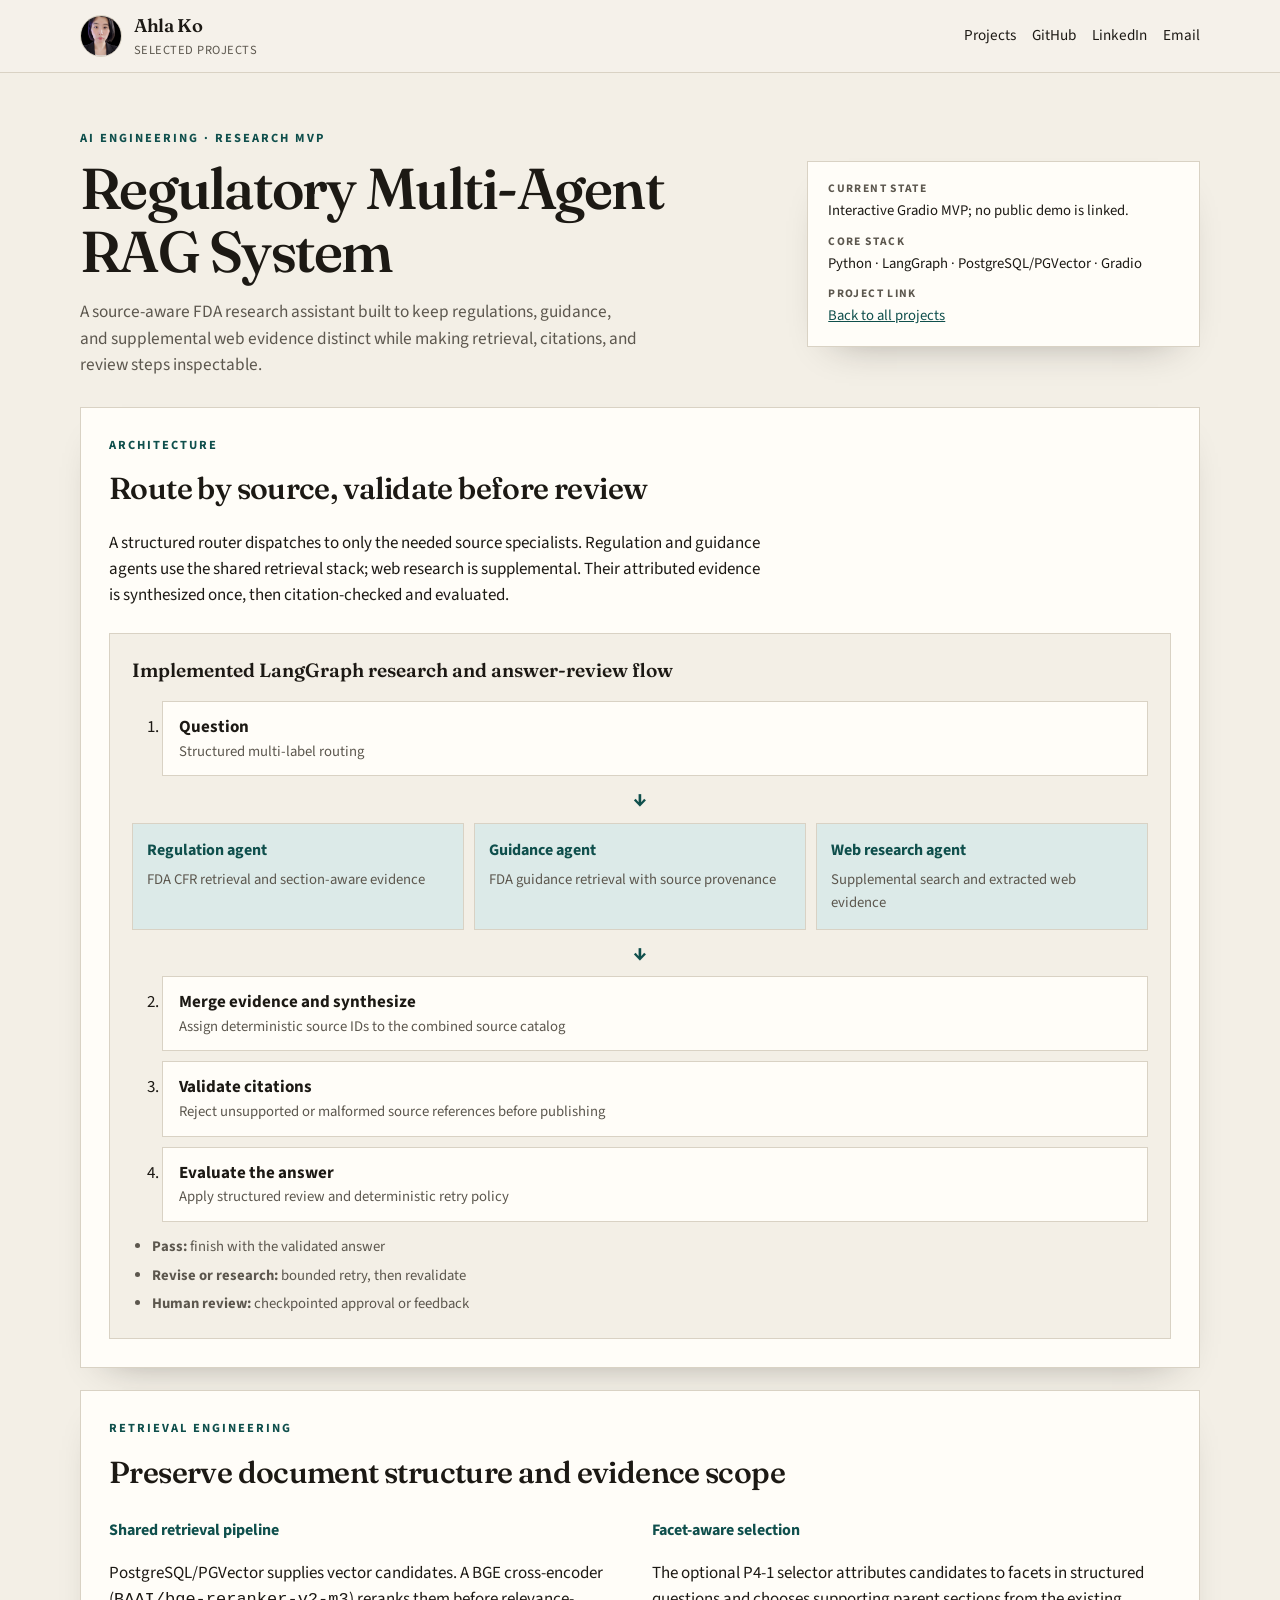
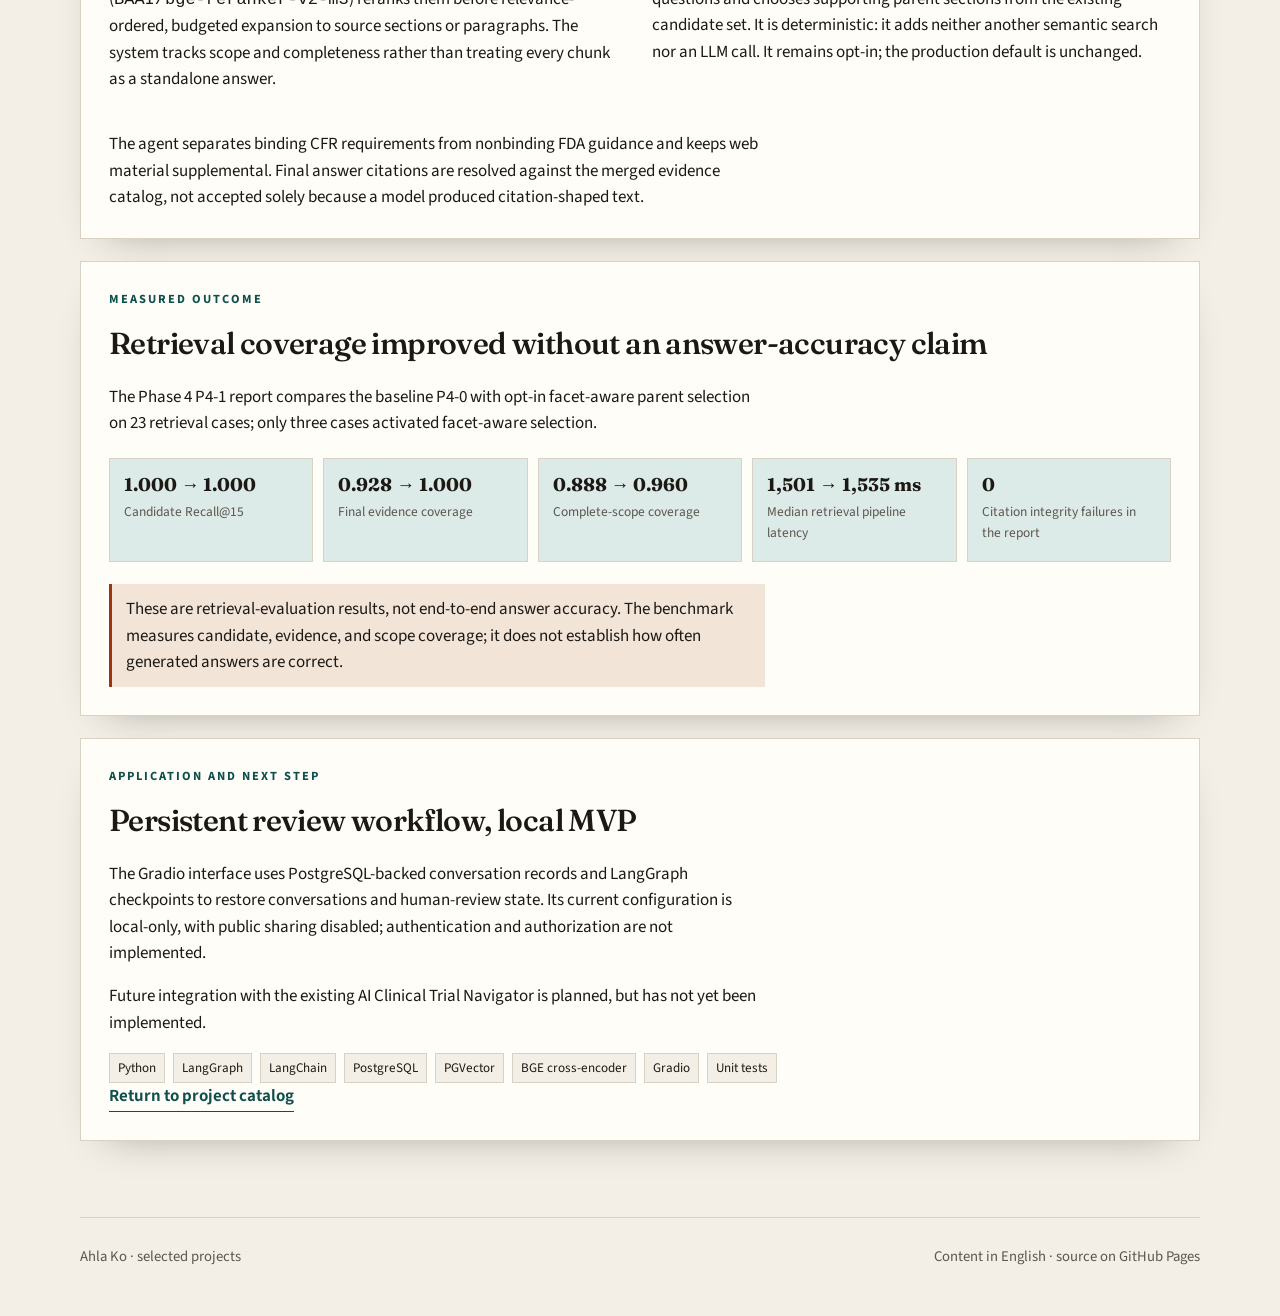
<file: regulatory-multi-agent-rag.html>
<!DOCTYPE html>
<html lang="en">
  <head>
    <meta charset="utf-8" />
    <meta name="viewport" content="width=device-width, initial-scale=1" />
    <title>Regulatory Multi-Agent RAG System — Ahla Ko</title>
    <meta
      name="description"
      content="Engineering overview and retrieval evaluation for a LangGraph-based FDA regulatory research MVP."
    />
    <meta property="og:title" content="Regulatory Multi-Agent RAG System — Ahla Ko" />
    <meta
      property="og:description"
      content="A source-aware FDA research system with specialized agents, citation validation, and measured retrieval evaluation."
    />
    <meta property="og:type" content="website" />
    <link rel="icon" href="favicon.ico" />
    <link rel="preconnect" href="https://fonts.googleapis.com" />
    <link rel="preconnect" href="https://fonts.gstatic.com" crossorigin />
    <link
      href="https://fonts.googleapis.com/css2?family=Fraunces:opsz,wght@9..144,500;9..144,600&family=Source+Sans+3:wght@400;650;700&display=swap"
      rel="stylesheet"
    />
    <link rel="stylesheet" href="assets/css/portfolio.css" />
  </head>
  <body>
    <a class="skip" href="#main-content">Skip to project details</a>
    <header>
      <div class="wrap nav">
        <a class="brand" href="index.html#top">
          <img src="assets/images/mypic.png" alt="Portrait of Ahla Ko" />
          <div>
            <strong>Ahla Ko</strong>
            <span>Selected projects</span>
          </div>
        </a>
        <nav class="nav-links" aria-label="Profile links">
          <a href="index.html#projects">Projects</a>
          <a href="https://github.com/ark0723">GitHub</a>
          <a href="https://www.linkedin.com/in/ahlako">LinkedIn</a>
          <a href="mailto:ark0723@gmail.com">Email</a>
        </nav>
      </div>
    </header>

    <main id="main-content" class="wrap detail-main">
      <section class="hero detail-hero">
        <div>
          <p class="kicker">AI engineering · Research MVP</p>
          <h1>Regulatory Multi-Agent RAG System</h1>
          <p class="lede">
            A source-aware FDA research assistant built to keep regulations,
            guidance, and supplemental web evidence distinct while making
            retrieval, citations, and review steps inspectable.
          </p>
        </div>
        <aside class="hero-meta" aria-label="Project status">
          <p>
            <strong>Current state</strong>
            Interactive Gradio MVP; no public demo is linked.
          </p>
          <p>
            <strong>Core stack</strong>
            Python · LangGraph · PostgreSQL/PGVector · Gradio
          </p>
          <p>
            <strong>Project link</strong>
            <a href="index.html#projects">Back to all projects</a>
          </p>
        </aside>
      </section>

      <div class="detail-sections">
        <section class="detail-section" aria-labelledby="architecture-title">
          <p class="kicker">Architecture</p>
          <h2 id="architecture-title">Route by source, validate before review</h2>
          <p>
            A structured router dispatches to only the needed source specialists.
            Regulation and guidance agents use the shared retrieval stack; web
            research is supplemental. Their attributed evidence is synthesized
            once, then citation-checked and evaluated.
          </p>

          <figure class="architecture" aria-labelledby="architecture-caption">
            <figcaption id="architecture-caption">
              Implemented LangGraph research and answer-review flow
            </figcaption>
            <ol class="architecture-flow">
              <li>
                <strong>Question</strong>
                <span>Structured multi-label routing</span>
              </li>
            </ol>
            <span class="architecture-arrow" aria-hidden="true">↓</span>
            <div class="architecture-branches" aria-label="Selected research agents">
              <article>
                <h3>Regulation agent</h3>
                <p>FDA CFR retrieval and section-aware evidence</p>
              </article>
              <article>
                <h3>Guidance agent</h3>
                <p>FDA guidance retrieval with source provenance</p>
              </article>
              <article>
                <h3>Web research agent</h3>
                <p>Supplemental search and extracted web evidence</p>
              </article>
            </div>
            <span class="architecture-arrow" aria-hidden="true">↓</span>
            <ol class="architecture-flow" start="2">
              <li>
                <strong>Merge evidence and synthesize</strong>
                <span>Assign deterministic source IDs to the combined source catalog</span>
              </li>
              <li>
                <strong>Validate citations</strong>
                <span>Reject unsupported or malformed source references before publishing</span>
              </li>
              <li>
                <strong>Evaluate the answer</strong>
                <span>Apply structured review and deterministic retry policy</span>
              </li>
            </ol>
            <ul class="architecture-outcomes" aria-label="Evaluation outcomes">
              <li><strong>Pass:</strong> finish with the validated answer</li>
              <li><strong>Revise or research:</strong> bounded retry, then revalidate</li>
              <li><strong>Human review:</strong> checkpointed approval or feedback</li>
            </ul>
          </figure>
        </section>

        <section class="detail-section" aria-labelledby="retrieval-title">
          <p class="kicker">Retrieval engineering</p>
          <h2 id="retrieval-title">Preserve document structure and evidence scope</h2>
          <div class="detail-columns">
            <div>
              <h3>Shared retrieval pipeline</h3>
              <p>
                PostgreSQL/PGVector supplies vector candidates. A BGE cross-encoder
                (<code>BAAI/bge-reranker-v2-m3</code>) reranks them before
                relevance-ordered, budgeted expansion to source sections or
                paragraphs. The system tracks scope and completeness rather than
                treating every chunk as a standalone answer.
              </p>
            </div>
            <div>
              <h3>Facet-aware selection</h3>
              <p>
                The optional P4-1 selector attributes candidates to facets in
                structured questions and chooses supporting parent sections from
                the existing candidate set. It is deterministic: it adds neither
                another semantic search nor an LLM call. It remains opt-in; the
                production default is unchanged.
              </p>
            </div>
          </div>
          <p>
            The agent separates binding CFR requirements from nonbinding FDA
            guidance and keeps web material supplemental. Final answer citations
            are resolved against the merged evidence catalog, not accepted solely
            because a model produced citation-shaped text.
          </p>
        </section>

        <section class="detail-section" aria-labelledby="evaluation-title">
          <p class="kicker">Measured outcome</p>
          <h2 id="evaluation-title">Retrieval coverage improved without an answer-accuracy claim</h2>
          <p>
            The Phase 4 P4-1 report compares the baseline P4-0 with opt-in
            facet-aware parent selection on 23 retrieval cases; only three cases
            activated facet-aware selection.
          </p>
          <div class="metric-grid" aria-label="P4-0 to P4-1 retrieval evaluation">
            <div>
              <strong>1.000 → 1.000</strong>
              <span>Candidate Recall@15</span>
            </div>
            <div>
              <strong>0.928 → 1.000</strong>
              <span>Final evidence coverage</span>
            </div>
            <div>
              <strong>0.888 → 0.960</strong>
              <span>Complete-scope coverage</span>
            </div>
            <div>
              <strong>1,501 → 1,535 ms</strong>
              <span>Median retrieval pipeline latency</span>
            </div>
            <div>
              <strong>0</strong>
              <span>Citation integrity failures in the report</span>
            </div>
          </div>
          <p class="evaluation-note">
            These are retrieval-evaluation results, not end-to-end answer accuracy.
            The benchmark measures candidate, evidence, and scope coverage; it does
            not establish how often generated answers are correct.
          </p>
        </section>

        <section class="detail-section" aria-labelledby="application-title">
          <p class="kicker">Application and next step</p>
          <h2 id="application-title">Persistent review workflow, local MVP</h2>
          <p>
            The Gradio interface uses PostgreSQL-backed conversation records and
            LangGraph checkpoints to restore conversations and human-review state.
            Its current configuration is local-only, with public sharing disabled;
            authentication and authorization are not implemented.
          </p>
          <p>
            Future integration with the existing AI Clinical Trial Navigator is
            planned, but has not yet been implemented.
          </p>
          <div class="tags" aria-label="Technologies">
            <span>Python</span><span>LangGraph</span><span>LangChain</span>
            <span>PostgreSQL</span><span>PGVector</span><span>BGE cross-encoder</span>
            <span>Gradio</span><span>Unit tests</span>
          </div>
          <div class="links">
            <a href="index.html#projects">Return to project catalog</a>
          </div>
        </section>
      </div>
    </main>

    <footer class="wrap">
      <span>Ahla Ko · selected projects</span>
      <span>Content in English · source on GitHub Pages</span>
    </footer>
  </body>
</html>
</file>
<file: assets/css/portfolio.css>
:root {
  --bg: #f3efe6;
  --bg-2: #ebe4d6;
  --paper: #fffdf8;
  --ink: #1c1914;
  --muted: #5c574e;
  --line: #d9d2c4;
  --accent: #0f4f4c;
  --accent-soft: #dceae8;
  --warn: #9a3412;
  --shadow: 0 18px 40px -28px rgba(28, 25, 20, 0.45);
  --max: 1120px;
  --sans: "Source Sans 3", "Segoe UI", sans-serif;
  --serif: "Fraunces", "Iowan Old Style", Georgia, serif;
}

*,
*::before,
*::after {
  box-sizing: border-box;
}

html {
  scroll-behavior: smooth;
}

body {
  margin: 0;
  background:
    radial-gradient(1200px 600px at 0% -10%, #e4efe9 0%, transparent 55%),
    var(--bg);
  color: var(--ink);
  font-family: var(--sans);
  font-size: 17px;
  line-height: 1.55;
}

img {
  max-width: 100%;
  display: block;
}

a {
  color: var(--accent);
}

.skip {
  position: absolute;
  left: -999px;
  top: 0;
}

.skip:focus {
  left: 16px;
  top: 16px;
  background: var(--paper);
  padding: 8px 12px;
  z-index: 20;
}

.wrap {
  width: min(var(--max), calc(100% - 40px));
  margin: 0 auto;
}

header {
  position: sticky;
  top: 0;
  z-index: 10;
  backdrop-filter: blur(12px);
  background: color-mix(in srgb, var(--bg) 86%, white);
  border-bottom: 1px solid var(--line);
}

.nav {
  display: flex;
  align-items: center;
  justify-content: space-between;
  gap: 16px;
  min-height: 72px;
}

.brand {
  display: flex;
  align-items: center;
  gap: 12px;
  text-decoration: none;
  color: inherit;
}

.brand img {
  width: 42px;
  height: 42px;
  object-fit: cover;
  border-radius: 50%;
  border: 1px solid var(--line);
}

.brand strong {
  font-family: var(--serif);
  font-size: 1.15rem;
  font-weight: 600;
  letter-spacing: -0.02em;
}

.brand span {
  display: block;
  color: var(--muted);
  font-size: 0.78rem;
  letter-spacing: 0.04em;
  text-transform: uppercase;
}

.nav-links {
  display: flex;
  flex-wrap: wrap;
  gap: 8px 16px;
}

.nav-links a {
  color: var(--ink);
  text-decoration: none;
  font-size: 0.95rem;
}

.nav-links a:hover {
  color: var(--accent);
}

.email-link {
  cursor: pointer;
}

.toast {
  position: fixed;
  top: 80px;
  right: 20px;
  z-index: 30;
  background: var(--ink);
  color: var(--paper);
  padding: 10px 14px;
  font-size: 0.92rem;
  box-shadow: var(--shadow);
}

.toast[hidden] {
  display: none;
}

.hero {
  padding: 56px 0 28px;
  display: grid;
  grid-template-columns: minmax(0, 1.4fr) minmax(240px, 0.8fr);
  gap: 40px;
  align-items: end;
}

.kicker {
  font-size: 0.78rem;
  letter-spacing: 0.16em;
  text-transform: uppercase;
  color: var(--accent);
  font-weight: 700;
  margin: 0 0 10px;
}

h1 {
  font-family: var(--serif);
  font-size: clamp(2.2rem, 5vw, 3.6rem);
  line-height: 1.08;
  letter-spacing: -0.03em;
  font-weight: 560;
  margin: 0 0 16px;
}

.lede {
  margin: 0;
  max-width: 62ch;
  color: var(--muted);
  font-size: 1.08rem;
}

.hero-meta {
  display: grid;
  gap: 10px;
  padding: 18px 20px;
  background: var(--paper);
  border: 1px solid var(--line);
  box-shadow: var(--shadow);
}

.hero-meta p {
  margin: 0;
  font-size: 0.92rem;
}

.hero-meta strong {
  display: block;
  font-size: 0.72rem;
  letter-spacing: 0.12em;
  text-transform: uppercase;
  color: var(--muted);
  font-weight: 700;
  margin-bottom: 2px;
}

.filters {
  display: flex;
  flex-wrap: wrap;
  gap: 8px;
  padding: 8px 0 28px;
}

.pdf-tools {
  padding: 0 0 24px;
}

.pdf-button {
  border: 1px solid var(--accent);
  border-radius: 999px;
  padding: 10px 18px;
  background: var(--accent);
  color: white;
  font: inherit;
  font-weight: 650;
  cursor: pointer;
}

.pdf-button:hover { background: var(--ink); }
.pdf-button:focus-visible { outline: 3px solid var(--accent); outline-offset: 3px; }
.pdf-button:disabled { opacity: 0.65; cursor: wait; }

.pdf-tools p {
  max-width: 76ch;
  margin: 8px 0 0;
  color: var(--muted);
  font-size: 0.85rem;
}

.filter {
  border: 1px solid var(--line);
  background: transparent;
  color: var(--ink);
  border-radius: 999px;
  padding: 7px 13px;
  font: inherit;
  font-size: 0.88rem;
  cursor: pointer;
}

.filter:hover,
.filter.is-active {
  background: var(--accent);
  border-color: var(--accent);
  color: white;
}

.list {
  display: grid;
  gap: 22px;
  padding-bottom: 72px;
}

.project {
  background: var(--paper);
  border: 1px solid var(--line);
  box-shadow: var(--shadow);
  padding: 28px;
  display: grid;
  gap: 18px;
}

.project[hidden] {
  display: none;
}

.project-top {
  display: flex;
  justify-content: space-between;
  gap: 16px;
  align-items: flex-start;
}

.idx {
  font-variant-numeric: tabular-nums;
  color: var(--muted);
  font-size: 0.85rem;
  letter-spacing: 0.08em;
}

h2 {
  font-family: var(--serif);
  font-size: clamp(1.45rem, 2.4vw, 1.9rem);
  margin: 4px 0 8px;
  letter-spacing: -0.02em;
  font-weight: 560;
}

.pitch {
  margin: 0;
  color: var(--muted);
  max-width: 78ch;
}

.badge-row,
.tags,
.links {
  display: flex;
  flex-wrap: wrap;
  gap: 8px;
}

.badge {
  font-size: 0.75rem;
  letter-spacing: 0.08em;
  text-transform: uppercase;
  background: var(--accent-soft);
  color: var(--accent);
  padding: 4px 8px;
  font-weight: 700;
}

.badge.private {
  background: #f3e4d8;
  color: var(--warn);
}

.facts {
  display: grid;
  grid-template-columns: repeat(3, minmax(0, 1fr));
  gap: 16px;
}

.facts h3 {
  margin: 0 0 6px;
  font-size: 0.72rem;
  letter-spacing: 0.14em;
  text-transform: uppercase;
  color: var(--accent);
}

.facts p {
  margin: 0;
  font-size: 0.95rem;
}

.tags span {
  border: 1px solid var(--line);
  padding: 4px 8px;
  font-size: 0.82rem;
  background: var(--bg);
}

.links a {
  text-decoration: none;
  font-weight: 650;
  border-bottom: 1px solid currentColor;
  padding-bottom: 1px;
}

.gallery {
  display: grid;
  grid-template-columns: repeat(auto-fit, minmax(160px, 1fr));
  gap: 10px;
}

.gallery figure {
  margin: 0;
  background: var(--bg-2);
  border: 1px solid var(--line);
}

.gallery img {
  width: 100%;
  height: 160px;
  object-fit: cover;
}

.gallery--scroll {
  grid-template-columns: 1fr;
}

.gallery--scroll .shot-wrap {
  display: grid;
  grid-template-columns: minmax(0, 1fr) 16px;
  align-items: stretch;
  background: var(--bg-2);
}

.gallery--scroll .shot {
  max-height: min(70vh, 560px);
  overflow-x: hidden;
  overflow-y: auto;
  overscroll-behavior: contain;
  -webkit-overflow-scrolling: touch;
  scrollbar-width: none;
  -ms-overflow-style: none;
}

.gallery--scroll .shot::-webkit-scrollbar {
  display: none;
  width: 0;
  height: 0;
}

.gallery--scroll .shot:focus-visible {
  outline: 2px solid var(--accent);
  outline-offset: -2px;
}

.gallery--scroll .scroll-bar {
  position: relative;
  background: #cfc6b6;
  border-left: 1px solid var(--line);
  cursor: pointer;
}

.gallery--scroll .scroll-thumb {
  position: absolute;
  left: 3px;
  right: 3px;
  top: 0;
  height: 64px;
  background: var(--accent);
  border-radius: 8px;
  pointer-events: none;
}

.gallery--scroll img {
  width: 100%;
  height: auto;
  object-fit: contain;
  object-position: top center;
}

.gallery figcaption {
  padding: 7px 9px;
  font-size: 0.78rem;
  color: var(--muted);
}

footer {
  border-top: 1px solid var(--line);
  padding: 28px 0 48px;
  color: var(--muted);
  display: flex;
  justify-content: space-between;
  gap: 12px;
  flex-wrap: wrap;
  font-size: 0.92rem;
}

.empty {
  display: none;
  padding: 40px 0 80px;
  color: var(--muted);
}

.empty.is-visible {
  display: block;
}

.detail-main {
  padding-bottom: 64px;
}

.detail-hero {
  align-items: center;
}

.detail-hero h1 {
  max-width: 18ch;
}

.detail-sections {
  display: grid;
  gap: 22px;
  padding-bottom: 12px;
}

.detail-section {
  padding: 28px;
  background: var(--paper);
  border: 1px solid var(--line);
  box-shadow: var(--shadow);
}

.detail-section > :last-child {
  margin-bottom: 0;
}

.detail-section h2 {
  margin-top: 0;
}

.detail-section h3 {
  margin: 0 0 6px;
  color: var(--accent);
  font-size: 1rem;
}

.detail-section p {
  max-width: 82ch;
}

.detail-columns {
  display: grid;
  grid-template-columns: repeat(2, minmax(0, 1fr));
  gap: 24px;
  margin: 22px 0;
}

.architecture {
  margin: 24px 0 0;
  padding: 22px;
  background: var(--bg);
  border: 1px solid var(--line);
}

.architecture figcaption {
  margin-bottom: 16px;
  font-family: var(--serif);
  font-size: 1.2rem;
  font-weight: 600;
}

.architecture-flow {
  display: grid;
  gap: 10px;
  margin: 0;
  padding-left: 30px;
}

.architecture-flow li {
  padding: 12px 16px;
  background: var(--paper);
  border: 1px solid var(--line);
}

.architecture-flow strong,
.architecture-flow span {
  display: block;
}

.architecture-flow span,
.architecture-branches p,
.architecture-outcomes {
  color: var(--muted);
  font-size: 0.92rem;
}

.architecture-arrow {
  display: block;
  padding: 6px 0;
  color: var(--accent);
  text-align: center;
  font-size: 1.4rem;
  font-weight: 700;
}

.architecture-branches {
  display: grid;
  grid-template-columns: repeat(3, minmax(0, 1fr));
  gap: 10px;
}

.architecture-branches article {
  padding: 14px;
  background: var(--accent-soft);
  border: 1px solid var(--line);
}

.architecture-branches p {
  margin: 0;
}

.architecture-outcomes {
  display: grid;
  gap: 6px;
  margin: 14px 0 0;
  padding-left: 20px;
}

.metric-grid {
  display: grid;
  grid-template-columns: repeat(5, minmax(0, 1fr));
  gap: 10px;
  margin: 22px 0;
}

.metric-grid > div {
  display: grid;
  align-content: start;
  gap: 6px;
  min-height: 104px;
  padding: 14px;
  background: var(--accent-soft);
  border: 1px solid var(--line);
}

.metric-grid strong {
  font-family: var(--serif);
  font-size: 1.15rem;
  line-height: 1.25;
}

.metric-grid span {
  color: var(--muted);
  font-size: 0.84rem;
}

.evaluation-note {
  padding: 12px 14px;
  border-left: 3px solid var(--warn);
  background: #f3e4d8;
}

@media (max-width: 820px) {
  .hero,
  .facts,
  .detail-columns {
    grid-template-columns: 1fr;
  }

  .nav {
    align-items: flex-start;
    padding: 12px 0;
  }

  .project {
    padding: 20px;
  }

  .gallery img {
    height: 180px;
  }

  .gallery--scroll img {
    height: auto;
  }

  .gallery--scroll .shot {
    max-height: min(65vh, 480px);
  }

  .architecture-branches {
    grid-template-columns: 1fr;
  }

  .metric-grid {
    grid-template-columns: repeat(2, minmax(0, 1fr));
  }
}

@media (max-width: 480px) {
  .detail-section {
    padding: 20px;
  }

  .architecture {
    padding: 14px;
  }

  .metric-grid {
    grid-template-columns: 1fr;
  }
}
</file>
